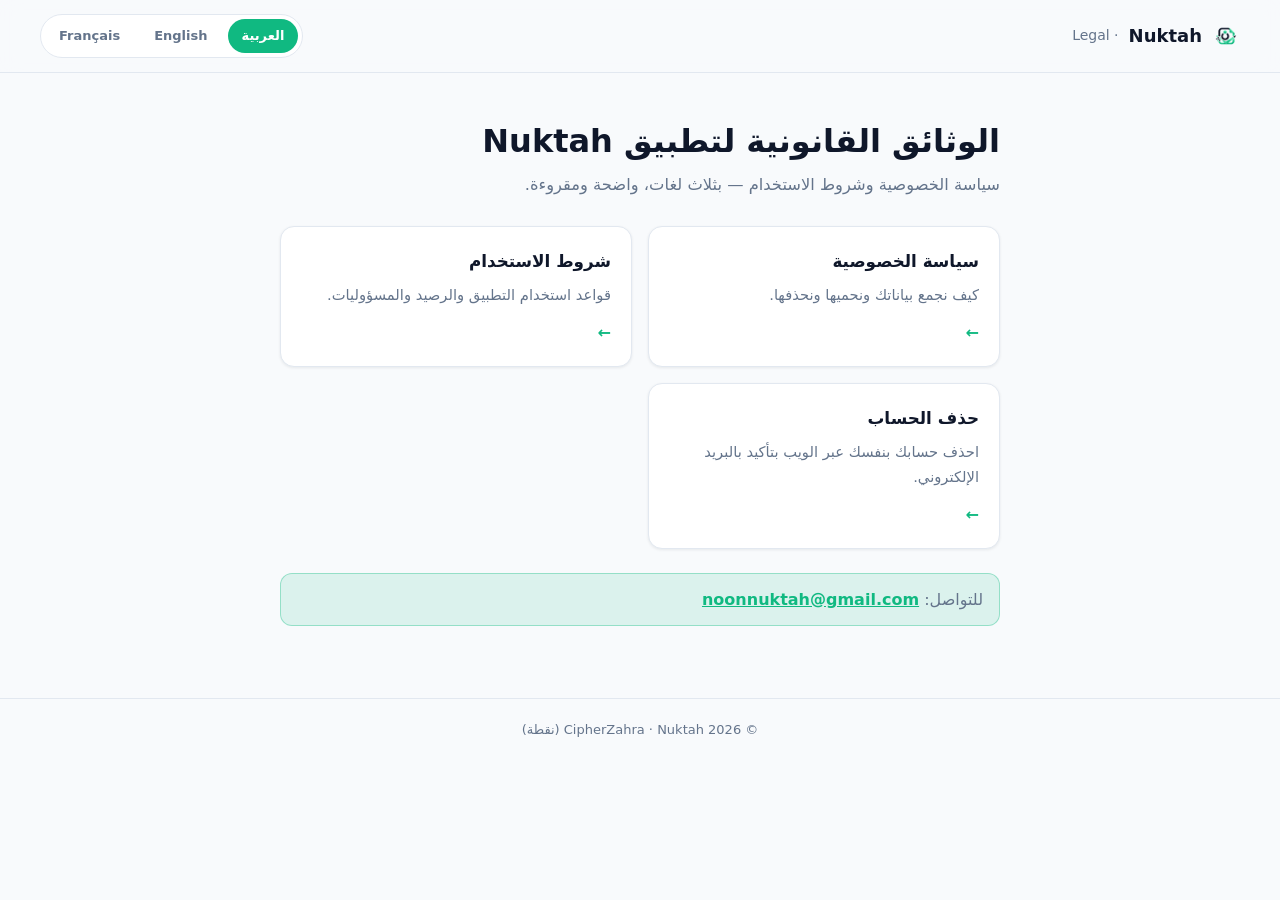
<file: index.html>
<!doctype html>
<html lang="ar" dir="ltr">
  <head>
    <meta charset="utf-8" />
    <meta name="viewport" content="width=device-width, initial-scale=1" />
    <title>Nuktah — Legal · الوثائق القانونية</title>
    <meta
      name="description"
      content="Privacy Policy and Terms of Use for the Nuktah app — سياسة الخصوصية وشروط الاستخدام لتطبيق Nuktah."
    />
    <link
      rel="icon"
      href="logo.png"
    />
    <link rel="stylesheet" href="styles.css" />
    <script>document.documentElement.className += ' js';</script>
    <script defer src="legal.js"></script>
  </head>
  <body>
    <header class="site-header">
      <a class="brand" href="./"><img class="logo" src="logo.png" alt="Nuktah" width="28" height="28" /> Nuktah <small>· Legal</small></a>
      <nav class="lang-switch" aria-label="Language">
        <button type="button" class="lang-btn" data-set-lang="ar">العربية</button>
        <button type="button" class="lang-btn" data-set-lang="en">English</button>
        <button type="button" class="lang-btn" data-set-lang="fr">Français</button>
      </nav>
    </header>

    <main>
      <article class="lang" data-lang="ar" dir="rtl">
        <h1>الوثائق القانونية لتطبيق Nuktah</h1>
        <p class="lead">سياسة الخصوصية وشروط الاستخدام — بثلاث لغات، واضحة ومقروءة.</p>
        <div class="cards two">
          <a class="card" href="privacy.html">
            <h2>سياسة الخصوصية</h2>
            <p>كيف نجمع بياناتك ونحميها ونحذفها.</p>
            <span class="arrow">←</span>
          </a>
          <a class="card" href="terms.html">
            <h2>شروط الاستخدام</h2>
            <p>قواعد استخدام التطبيق والرصيد والمسؤوليات.</p>
            <span class="arrow">←</span>
          </a>
          <a class="card" href="delete.html">
            <h2>حذف الحساب</h2>
            <p>احذف حسابك بنفسك عبر الويب بتأكيد بالبريد الإلكتروني.</p>
            <span class="arrow">←</span>
          </a>
        </div>
        <p class="contact">للتواصل: <a href="mailto:noonnuktah@gmail.com">noonnuktah@gmail.com</a></p>
      </article>

      <article class="lang" data-lang="en" dir="ltr">
        <h1>Legal documents for the Nuktah app</h1>
        <p class="lead">Privacy Policy and Terms of Use — in three languages, clear and readable.</p>
        <div class="cards two">
          <a class="card" href="privacy.html">
            <h2>Privacy Policy</h2>
            <p>How we collect, protect, and delete your data.</p>
            <span class="arrow">→</span>
          </a>
          <a class="card" href="terms.html">
            <h2>Terms of Use</h2>
            <p>Rules for using the app, credits, and responsibilities.</p>
            <span class="arrow">→</span>
          </a>
          <a class="card" href="delete.html">
            <h2>Delete account</h2>
            <p>Self-service web account deletion with email verification.</p>
            <span class="arrow">→</span>
          </a>
        </div>
        <p class="contact">Contact: <a href="mailto:noonnuktah@gmail.com">noonnuktah@gmail.com</a></p>
      </article>

      <article class="lang" data-lang="fr" dir="ltr">
        <h1>Documents juridiques de l’application Nuktah</h1>
        <p class="lead">
          Politique de confidentialité et conditions d’utilisation — en trois langues, claires et
          lisibles.
        </p>
        <div class="cards two">
          <a class="card" href="privacy.html">
            <h2>Politique de confidentialité</h2>
            <p>Comment nous collectons, protégeons et supprimons vos données.</p>
            <span class="arrow">→</span>
          </a>
          <a class="card" href="terms.html">
            <h2>Conditions d’utilisation</h2>
            <p>Règles d’utilisation, crédits et responsabilités.</p>
            <span class="arrow">→</span>
          </a>
          <a class="card" href="delete.html">
            <h2>Supprimer le compte</h2>
            <p>Suppression du compte en ligne, avec vérification par e-mail.</p>
            <span class="arrow">→</span>
          </a>
        </div>
        <p class="contact">Contact : <a href="mailto:noonnuktah@gmail.com">noonnuktah@gmail.com</a></p>
      </article>
    </main>

    <footer class="site-footer">© 2026 CipherZahra · Nuktah (نقطة)</footer>
  </body>
</html>
</file>
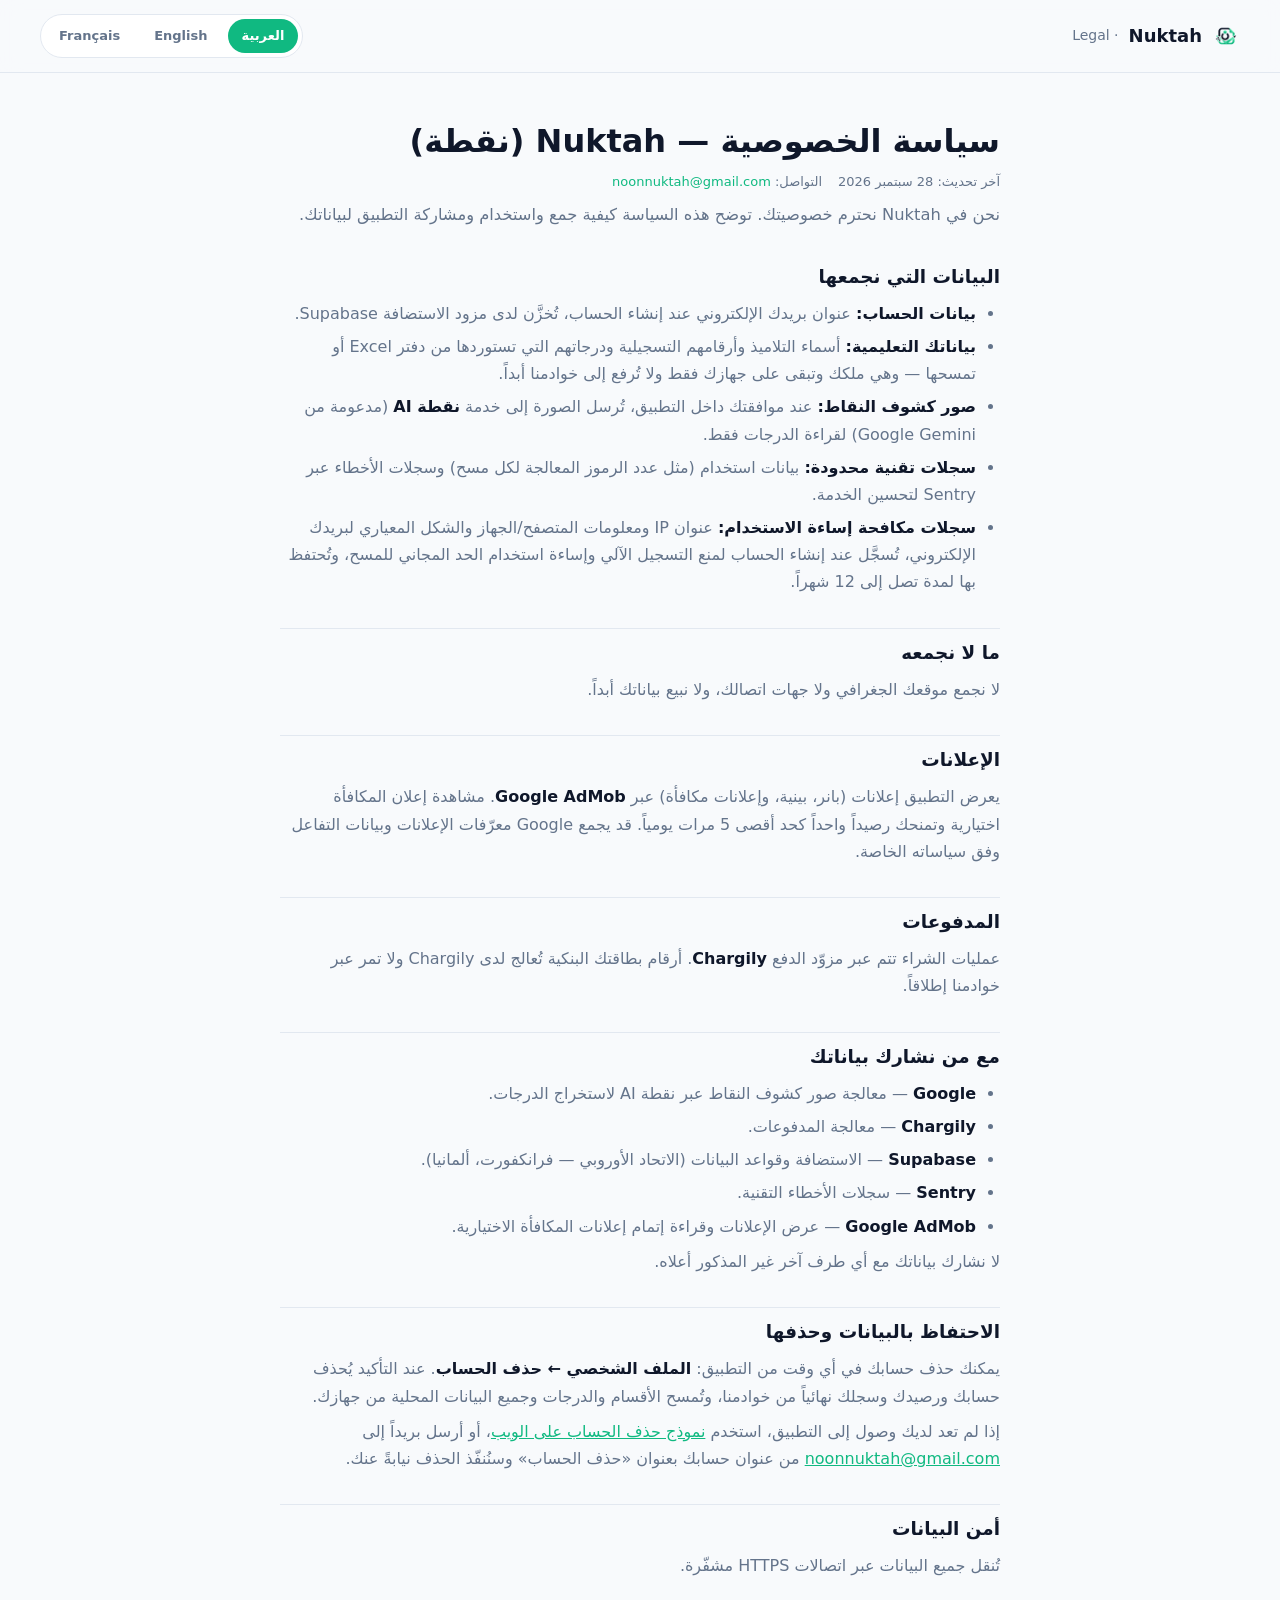
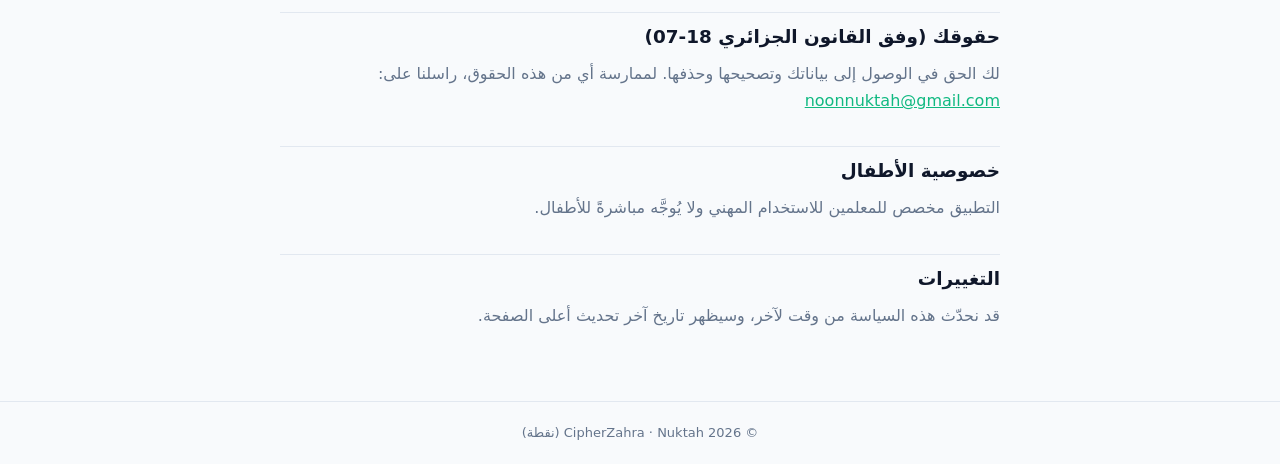
<file: privacy.html>
<!doctype html>
<html lang="ar" dir="ltr">
  <head>
    <meta charset="utf-8" />
    <meta name="viewport" content="width=device-width, initial-scale=1" />
    <title>Nuktah — سياسة الخصوصية / Privacy Policy</title>
    <meta
      name="description"
      content="Privacy Policy for the Nuktah app (Arabic, English, French) — سياسة خصوصية تطبيق Nuktah."
    />
    <link
      rel="icon"
      href="logo.png"
    />
    <link rel="stylesheet" href="styles.css" />
    <script>document.documentElement.className += ' js';</script>
    <script defer src="legal.js"></script>
  </head>
  <body>
    <header class="site-header">
      <a class="brand" href="./"><img class="logo" src="logo.png" alt="Nuktah" width="28" height="28" /> Nuktah <small>· Legal</small></a>
      <nav class="lang-switch" aria-label="Language">
        <button type="button" class="lang-btn" data-set-lang="ar">العربية</button>
        <button type="button" class="lang-btn" data-set-lang="en">English</button>
        <button type="button" class="lang-btn" data-set-lang="fr">Français</button>
      </nav>
    </header>

    <main>
      <article class="lang" data-lang="ar" dir="rtl">
        <h1>سياسة الخصوصية — Nuktah (نقطة)</h1>
        <p class="meta">
          <span>آخر تحديث: 28 سبتمبر 2026</span>
          <span>التواصل: <a href="mailto:noonnuktah@gmail.com">noonnuktah@gmail.com</a></span>
        </p>
        <p class="lead">
          نحن في Nuktah نحترم خصوصيتك. توضح هذه السياسة كيفية جمع واستخدام ومشاركة التطبيق
          لبياناتك.
        </p>

        <h2>البيانات التي نجمعها</h2>
        <ul>
          <li>
            <strong>بيانات الحساب:</strong> عنوان بريدك الإلكتروني عند إنشاء الحساب، تُخزَّن لدى
            مزود الاستضافة Supabase.
          </li>
          <li>
            <strong>بياناتك التعليمية:</strong> أسماء التلاميذ وأرقامهم التسجيلية ودرجاتهم التي
            تستوردها من دفتر Excel أو تمسحها — وهي ملكك وتبقى على جهازك فقط ولا تُرفع إلى
            خوادمنا أبداً.
          </li>
          <li>
            <strong>صور كشوف النقاط:</strong> عند موافقتك داخل التطبيق، تُرسل الصورة إلى خدمة
            <strong>نقطة AI</strong> (مدعومة من Google Gemini) لقراءة الدرجات فقط.
          </li>
          <li>
            <strong>سجلات تقنية محدودة:</strong> بيانات استخدام (مثل عدد الرموز المعالجة لكل مسح)
            وسجلات الأخطاء عبر Sentry لتحسين الخدمة.
          </li>
          <li>
            <strong>سجلات مكافحة إساءة الاستخدام:</strong> عنوان IP ومعلومات المتصفح/الجهاز والشكل
            المعياري لبريدك الإلكتروني، تُسجَّل عند إنشاء الحساب لمنع التسجيل الآلي وإساءة استخدام
            الحد المجاني للمسح، وتُحتفظ بها لمدة تصل إلى 12 شهراً.
          </li>
        </ul>

        <h2>ما لا نجمعه</h2>
        <p>لا نجمع موقعك الجغرافي ولا جهات اتصالك، ولا نبيع بياناتك أبداً.</p>

        <h2>الإعلانات</h2>
        <p>
          يعرض التطبيق إعلانات (بانر، بينية، وإعلانات مكافأة) عبر <strong>Google AdMob</strong>.
          مشاهدة إعلان المكافأة اختيارية وتمنحك رصيداً واحداً كحد أقصى 5 مرات يومياً. قد يجمع
          Google معرّفات الإعلانات وبيانات التفاعل وفق سياساته الخاصة.
        </p>

        <h2>المدفوعات</h2>
        <p>
          عمليات الشراء تتم عبر مزوّد الدفع <strong>Chargily</strong>. أرقام بطاقتك البنكية
          تُعالج لدى Chargily ولا تمر عبر خوادمنا إطلاقاً.
        </p>

        <h2>مع من نشارك بياناتك</h2>
        <ul>
          <li><strong>Google</strong> — معالجة صور كشوف النقاط عبر نقطة AI لاستخراج الدرجات.</li>
          <li><strong>Chargily</strong> — معالجة المدفوعات.</li>
          <li><strong>Supabase</strong> — الاستضافة وقواعد البيانات (الاتحاد الأوروبي — فرانكفورت، ألمانيا).</li>
          <li><strong>Sentry</strong> — سجلات الأخطاء التقنية.</li>
          <li><strong>Google AdMob</strong> — عرض الإعلانات وقراءة إتمام إعلانات المكافأة الاختيارية.</li>
        </ul>
        <p>لا نشارك بياناتك مع أي طرف آخر غير المذكور أعلاه.</p>

        <h2>الاحتفاظ بالبيانات وحذفها</h2>
        <p>
          يمكنك حذف حسابك في أي وقت من التطبيق: <strong>الملف الشخصي ← حذف الحساب</strong>. عند
          التأكيد يُحذف حسابك ورصيدك وسجلك نهائياً من خوادمنا، وتُمسح الأقسام والدرجات وجميع
          البيانات المحلية من جهازك.
        </p>
        <p>
          إذا لم تعد لديك وصول إلى التطبيق، استخدم
          <a href="delete.html">نموذج حذف الحساب على الويب</a>، أو أرسل بريداً إلى
          <a href="mailto:noonnuktah@gmail.com">noonnuktah@gmail.com</a> من عنوان حسابك بعنوان
          «حذف الحساب» وسنُنفّذ الحذف نيابةً عنك.
        </p>

        <h2>أمن البيانات</h2>
        <p>تُنقل جميع البيانات عبر اتصالات HTTPS مشفّرة.</p>

        <h2>حقوقك (وفق القانون الجزائري 18-07)</h2>
        <p>
          لك الحق في الوصول إلى بياناتك وتصحيحها وحذفها. لممارسة أي من هذه الحقوق، راسلنا على:
          <a href="mailto:noonnuktah@gmail.com">noonnuktah@gmail.com</a>
        </p>

        <h2>خصوصية الأطفال</h2>
        <p>التطبيق مخصص للمعلمين للاستخدام المهني ولا يُوجَّه مباشرةً للأطفال.</p>

        <h2>التغييرات</h2>
        <p>قد نحدّث هذه السياسة من وقت لآخر، وسيظهر تاريخ آخر تحديث أعلى الصفحة.</p>
      </article>

      <article class="lang" data-lang="en" dir="ltr">
        <h1>Privacy Policy — Nuktah</h1>
        <p class="meta">
          <span>Last updated: September 28, 2026</span>
          <span>Contact: <a href="mailto:noonnuktah@gmail.com">noonnuktah@gmail.com</a></span>
        </p>
        <p class="lead">
          We respect your privacy. This policy explains how the Nuktah app collects, uses, and
          shares your data.
        </p>

        <h2>Data we collect</h2>
        <ul>
          <li>
            <strong>Account data:</strong> your email address when you create an account, stored
            with our hosting provider Supabase.
          </li>
          <li>
            <strong>Your educational data:</strong> student names, IDs, and grades that you import
            from an Excel workbook or scan — this belongs to you, stays on your device, and is
            never uploaded to our servers.
          </li>
          <li>
            <strong>Grade-sheet photos:</strong> when you agree in-app, the photo is sent to
            <strong>Nuktah AI</strong> (powered by Google Gemini) solely to read grades.
          </li>
          <li>
            <strong>Limited technical logs:</strong> usage data (such as tokens processed per scan)
            and error logs via Sentry to improve the service.
          </li>
          <li>
            <strong>Anti-abuse records:</strong> IP address, browser/device information, and a
            normalized form of your email, recorded at account creation to prevent automated
            sign-ups and free-scan quota abuse, retained for up to 12 months.
          </li>
        </ul>

        <h2>What we do not collect</h2>
        <p>We do not collect your location or contacts, and we never sell your data.</p>

        <h2>Advertising</h2>
        <p>
          The app shows ads (banner, interstitial, and rewarded) through
          <strong>Google AdMob</strong>. Watching a rewarded ad is optional and grants you 1
          credit, up to 5 times per day. Google may collect advertising identifiers and
          interaction data under its own policies.
        </p>

        <h2>Payments</h2>
        <p>
          Purchases are processed by the payment provider <strong>Chargily</strong>. Your card
          number is handled by Chargily and never passes through our servers.
        </p>

        <h2>Who we share data with</h2>
        <ul>
          <li><strong>Google</strong> — processes grade-sheet photos through Nuktah AI to extract grades.</li>
          <li><strong>Chargily</strong> — processes payments.</li>
          <li><strong>Supabase</strong> — hosting and database (European Union — Frankfurt, Germany).</li>
          <li><strong>Sentry</strong> — technical error logs.</li>
          <li><strong>Google AdMob</strong> — serves ads and reads optional rewarded-ad completions.</li>
        </ul>
        <p>We do not share your data with anyone else beyond the providers listed above.</p>

        <h2>Retention and deletion</h2>
        <p>
          You can delete your account at any time in the app: <strong>Profile → Delete account</strong>.
          On confirmation, your account, credits, and history are permanently removed from our
          servers, and classes, grades, and all local data are cleared from your device.
        </p>
        <p>
          If you no longer have access to the app, use the
          <a href="delete.html">web account-deletion form</a>, or email
          <a href="mailto:noonnuktah@gmail.com">noonnuktah@gmail.com</a> from the address on your
          account with the subject "Delete account" and we will complete the deletion for you.
        </p>

        <h2>Security</h2>
        <p>All data is transmitted over encrypted HTTPS connections.</p>

        <h2>Your rights (Algerian Law 18-07)</h2>
        <p>
          You have the right to access, correct, and delete your data. To exercise any of these
          rights, email: <a href="mailto:noonnuktah@gmail.com">noonnuktah@gmail.com</a>
        </p>

        <h2>Children's privacy</h2>
        <p>The app is intended for professional use by teachers and is not directed at children.</p>

        <h2>Changes</h2>
        <p>
          We may update this policy from time to time; the last-updated date appears at the top of
          this page.
        </p>
      </article>

      <article class="lang" data-lang="fr" dir="ltr">
        <h1>Politique de confidentialité — Nuktah</h1>
        <p class="meta">
          <span>Dernière mise à jour : 28 septembre 2026</span>
          <span>Contact : <a href="mailto:noonnuktah@gmail.com">noonnuktah@gmail.com</a></span>
        </p>
        <p class="lead">
          Nous respectons votre vie privée. Cette politique explique comment l’application Nuktah
          collecte, utilise et partage vos données.
        </p>

        <h2>Données que nous collectons</h2>
        <ul>
          <li>
            <strong>Données de compte :</strong> votre adresse e-mail lors de la création du compte,
            stockée auprès de notre hébergeur Supabase.
          </li>
          <li>
            <strong>Vos données pédagogiques :</strong> noms, matricules et notes des élèves que
            vous importez depuis un classeur Excel ou que vous scannez — elles vous appartiennent,
            restent sur votre appareil et ne sont jamais téléversées sur nos serveurs.
          </li>
          <li>
            <strong>Photos des feuilles de notes :</strong> avec votre accord dans l’application, la
            photo est envoyée à <strong>Nuktah AI</strong> (propulsé par Google Gemini) uniquement
            pour lire les notes.
          </li>
          <li>
            <strong>Journaux techniques limités :</strong> données d’utilisation (telles que le
            nombre de jetons traités par scan) et journaux d’erreurs via Sentry pour améliorer le
            service.
          </li>
          <li>
            <strong>Registres anti-abus :</strong> adresse IP, informations navigateur/appareil et
            forme normalisée de votre e-mail, enregistrées à la création du compte pour empêcher
            les inscriptions automatisées et l’abus du quota gratuit, conservées jusqu’à 12 mois.
          </li>
        </ul>

        <h2>Ce que nous ne collectons pas</h2>
        <p>Nous ne collectons ni votre position ni vos contacts, et nous ne vendons jamais vos données.</p>

        <h2>Publicité</h2>
        <p>
          L’application affiche des publicités (bannière, interstitielle et récompense) via
          <strong>Google AdMob</strong>. Le visionnage d’une publicité récompense est facultatif et
          vous accorde 1 crédit, jusqu’à 5 fois par jour. Google peut collecter des identifiants
          publicitaires et des données d’interaction selon ses propres politiques.
        </p>

        <h2>Paiements</h2>
        <p>
          Les achats sont traités par le prestataire de paiement <strong>Chargily</strong>. Votre
          numéro de carte est traité par Chargily et ne transite jamais par nos serveurs.
        </p>

        <h2>Avec qui nous partageons vos données</h2>
        <ul>
          <li><strong>Google</strong> — traite les photos des feuilles de notes via Nuktah AI pour extraire les notes.</li>
          <li><strong>Chargily</strong> — traite les paiements.</li>
          <li><strong>Supabase</strong> — hébergement et base de données (Union européenne — Francfort, Allemagne).</li>
          <li><strong>Sentry</strong> — journaux d’erreurs techniques.</li>
          <li><strong>Google AdMob</strong> — diffuse les publicités et lit les récompenses facultatives.</li>
        </ul>
        <p>Nous ne partageons vos données avec aucun autre prestataire que ceux ci-dessus.</p>

        <h2>Conservation et suppression</h2>
        <p>
          Vous pouvez supprimer votre compte à tout moment dans l’application :
          <strong>Profil → Supprimer le compte</strong>. Une fois confirmée, votre compte, vos
          crédits et votre historique sont définitivement supprimés de nos serveurs, et classes,
          notes et toutes les données locales sont effacées de votre appareil.
        </p>
        <p>
          Si vous n’avez plus accès à l’application, utilisez le
          <a href="delete.html">formulaire de suppression en ligne</a>, ou écrivez à
          <a href="mailto:noonnuktah@gmail.com">noonnuktah@gmail.com</a> depuis l’adresse de votre
          compte avec l’objet « Supprimer le compte » et nous effectuerons la suppression pour vous.
        </p>

        <h2>Sécurité</h2>
        <p>Toutes les données sont transmises via des connexions HTTPS chiffrées.</p>

        <h2>Vos droits (loi algérienne 18-07)</h2>
        <p>
          Vous avez le droit d’accéder à vos données, de les corriger et de les supprimer. Pour
          exercer ces droits : <a href="mailto:noonnuktah@gmail.com">noonnuktah@gmail.com</a>
        </p>

        <h2>Confidentialité des enfants</h2>
        <p>
          L’application est destinée à un usage professionnel par les enseignants et ne s’adresse
          pas directement aux enfants.
        </p>

        <h2>Modifications</h2>
        <p>
          Nous pouvons mettre à jour cette politique de temps à autre ; la date de dernière mise à
          jour figure en haut de la page.
        </p>
      </article>
    </main>

    <footer class="site-footer">© 2026 CipherZahra · Nuktah (نقطة)</footer>
  </body>
</html>
</file>
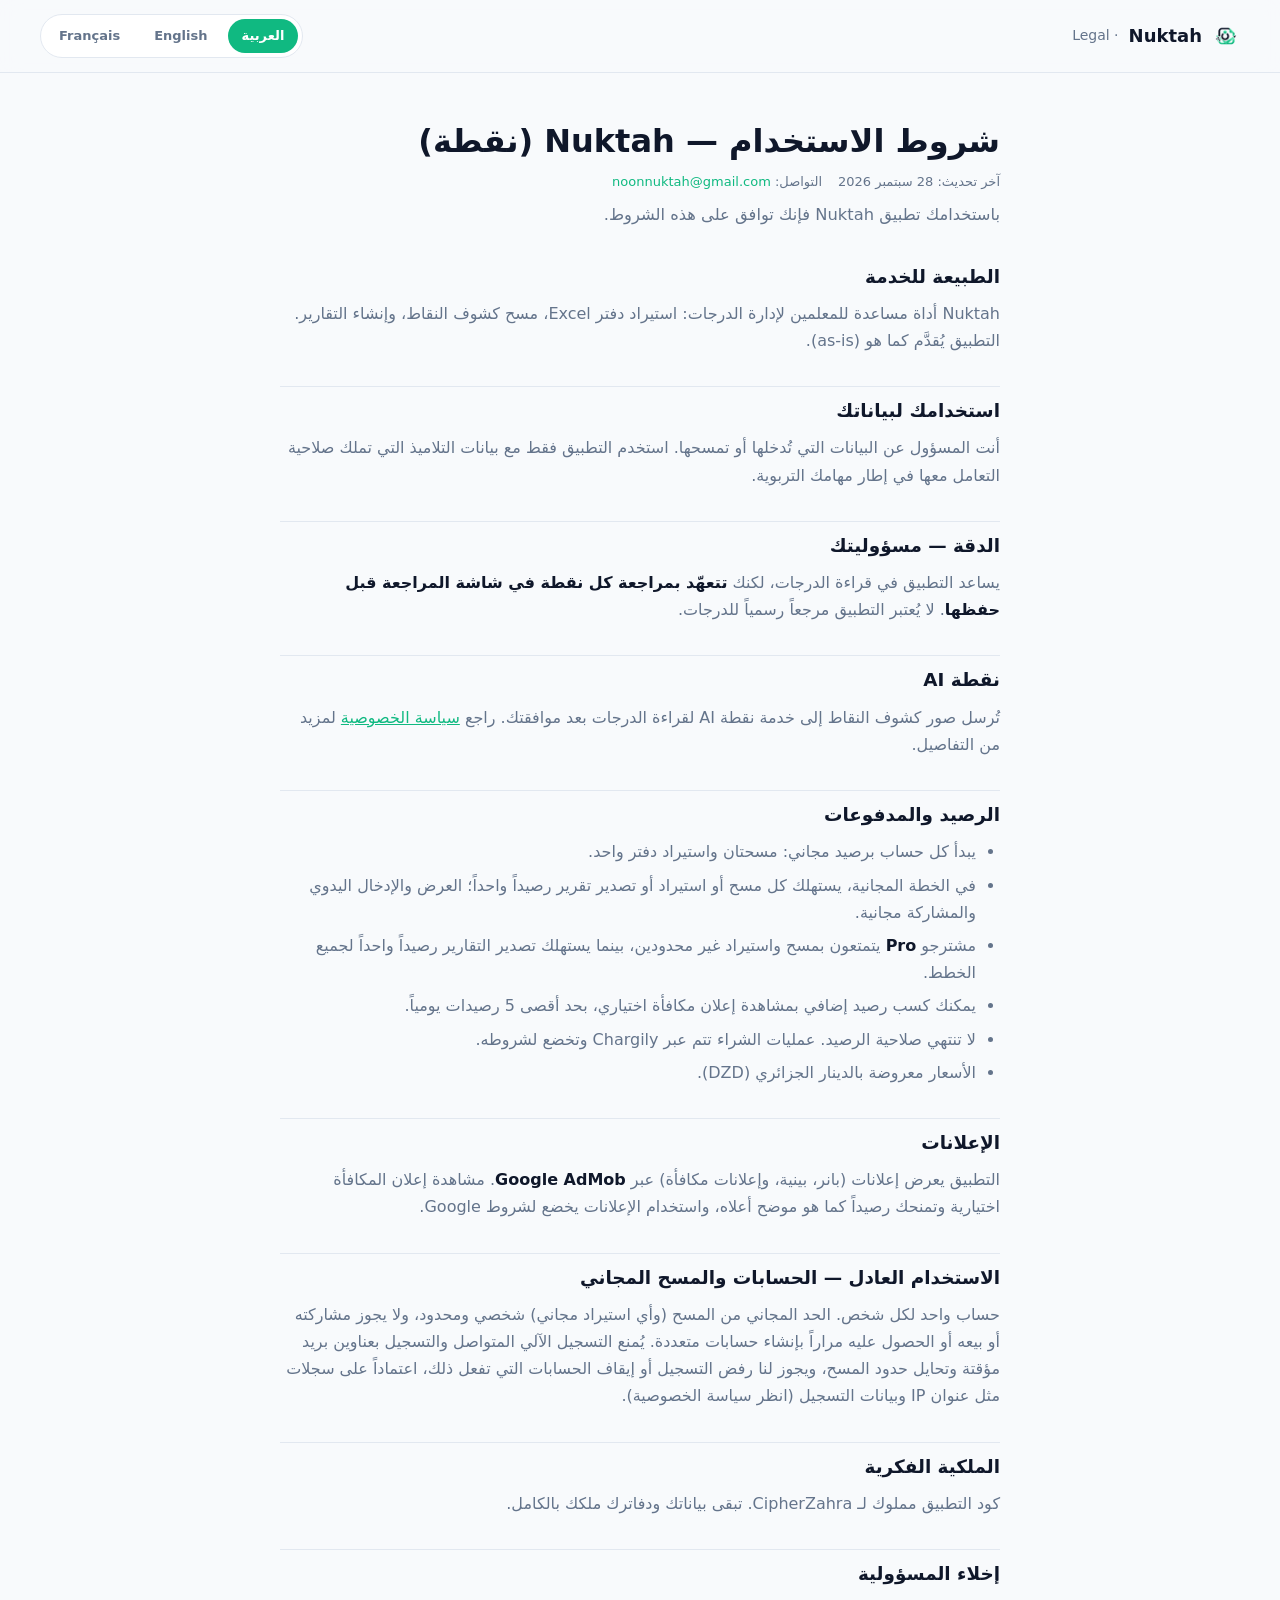
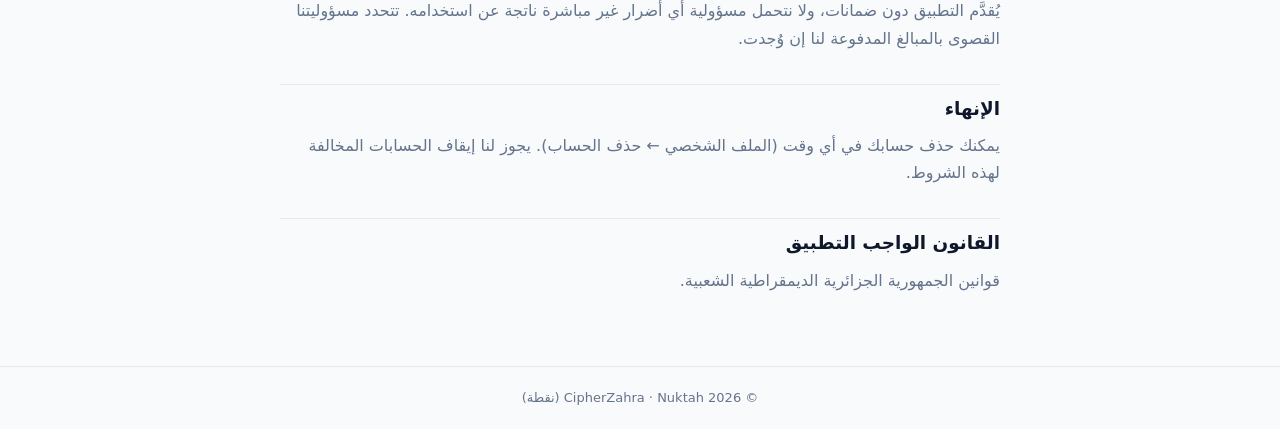
<file: terms.html>
<!doctype html>
<html lang="ar" dir="ltr">
  <head>
    <meta charset="utf-8" />
    <meta name="viewport" content="width=device-width, initial-scale=1" />
    <title>Nuktah — شروط الاستخدام / Terms of Use</title>
    <meta
      name="description"
      content="Terms of Use for the Nuktah app (Arabic, English, French) — شروط استخدام تطبيق Nuktah."
    />
    <link
      rel="icon"
      href="logo.png"
    />
    <link rel="stylesheet" href="styles.css" />
    <script>document.documentElement.className += ' js';</script>
    <script defer src="legal.js"></script>
  </head>
  <body>
    <header class="site-header">
      <a class="brand" href="./"><img class="logo" src="logo.png" alt="Nuktah" width="28" height="28" /> Nuktah <small>· Legal</small></a>
      <nav class="lang-switch" aria-label="Language">
        <button type="button" class="lang-btn" data-set-lang="ar">العربية</button>
        <button type="button" class="lang-btn" data-set-lang="en">English</button>
        <button type="button" class="lang-btn" data-set-lang="fr">Français</button>
      </nav>
    </header>

    <main>
      <article class="lang" data-lang="ar" dir="rtl">
        <h1>شروط الاستخدام — Nuktah (نقطة)</h1>
        <p class="meta">
          <span>آخر تحديث: 28 سبتمبر 2026</span>
          <span>التواصل: <a href="mailto:noonnuktah@gmail.com">noonnuktah@gmail.com</a></span>
        </p>
        <p class="lead">باستخدامك تطبيق Nuktah فإنك توافق على هذه الشروط.</p>

        <h2>الطبيعة للخدمة</h2>
        <p>
          Nuktah أداة مساعدة للمعلمين لإدارة الدرجات: استيراد دفتر Excel، مسح كشوف النقاط، وإنشاء
          التقارير. التطبيق يُقدَّم كما هو (as-is).
        </p>

        <h2>استخدامك لبياناتك</h2>
        <p>
          أنت المسؤول عن البيانات التي تُدخلها أو تمسحها. استخدم التطبيق فقط مع بيانات التلاميذ
          التي تملك صلاحية التعامل معها في إطار مهامك التربوية.
        </p>

        <h2>الدقة — مسؤوليتك</h2>
        <p>
          يساعد التطبيق في قراءة الدرجات، لكنك <strong>تتعهّد بمراجعة كل نقطة في شاشة المراجعة قبل
          حفظها</strong>. لا يُعتبر التطبيق مرجعاً رسمياً للدرجات.
        </p>

        <h2>نقطة AI</h2>
        <p>
          تُرسل صور كشوف النقاط إلى خدمة نقطة AI لقراءة الدرجات بعد موافقتك. راجع
          <a href="privacy.html">سياسة الخصوصية</a> لمزيد من التفاصيل.
        </p>

        <h2>الرصيد والمدفوعات</h2>
        <ul>
          <li>يبدأ كل حساب برصيد مجاني: مسحتان واستيراد دفتر واحد.</li>
          <li>في الخطة المجانية، يستهلك كل مسح أو استيراد أو تصدير تقرير رصيداً واحداً؛ العرض والإدخال اليدوي والمشاركة مجانية.</li>
          <li>مشترجو <strong>Pro</strong> يتمتعون بمسح واستيراد غير محدودين، بينما يستهلك تصدير التقارير رصيداً واحداً لجميع الخطط.</li>
          <li>يمكنك كسب رصيد إضافي بمشاهدة إعلان مكافأة اختياري، بحد أقصى 5 رصيدات يومياً.</li>
          <li>لا تنتهي صلاحية الرصيد. عمليات الشراء تتم عبر Chargily وتخضع لشروطه.</li>
          <li>الأسعار معروضة بالدينار الجزائري (DZD).</li>
        </ul>

        <h2>الإعلانات</h2>
        <p>
          التطبيق يعرض إعلانات (بانر، بينية، وإعلانات مكافأة) عبر <strong>Google AdMob</strong>.
          مشاهدة إعلان المكافأة اختيارية وتمنحك رصيداً كما هو موضح أعلاه، واستخدام الإعلانات
          يخضع لشروط Google.
        </p>

        <h2>الاستخدام العادل — الحسابات والمسح المجاني</h2>
        <p>
          حساب واحد لكل شخص. الحد المجاني من المسح (وأي استيراد مجاني) شخصي ومحدود، ولا يجوز
          مشاركته أو بيعه أو الحصول عليه مراراً بإنشاء حسابات متعددة. يُمنع التسجيل الآلي المتواصل
          والتسجيل بعناوين بريد مؤقتة وتحايل حدود المسح، ويجوز لنا رفض التسجيل أو إيقاف الحسابات
          التي تفعل ذلك، اعتماداً على سجلات مثل عنوان IP وبيانات التسجيل (انظر سياسة الخصوصية).
        </p>

        <h2>الملكية الفكرية</h2>
        <p>كود التطبيق مملوك لـ CipherZahra. تبقى بياناتك ودفاترك ملكك بالكامل.</p>

        <h2>إخلاء المسؤولية</h2>
        <p>
          يُقدَّم التطبيق دون ضمانات، ولا نتحمل مسؤولية أي أضرار غير مباشرة ناتجة عن استخدامه.
          تتحدد مسؤوليتنا القصوى بالمبالغ المدفوعة لنا إن وُجدت.
        </p>

        <h2>الإنهاء</h2>
        <p>
          يمكنك حذف حسابك في أي وقت (الملف الشخصي ← حذف الحساب). يجوز لنا إيقاف الحسابات المخالفة
          لهذه الشروط.
        </p>

        <h2>القانون الواجب التطبيق</h2>
        <p>قوانين الجمهورية الجزائرية الديمقراطية الشعبية.</p>
      </article>

      <article class="lang" data-lang="en" dir="ltr">
        <h1>Terms of Use — Nuktah</h1>
        <p class="meta">
          <span>Last updated: September 28, 2026</span>
          <span>Contact: <a href="mailto:noonnuktah@gmail.com">noonnuktah@gmail.com</a></span>
        </p>
        <p class="lead">By using the Nuktah app you agree to these terms.</p>

        <h2>About the service</h2>
        <p>
          Nuktah is a teacher’s grade-management assistant: import an Excel workbook, scan grade
          sheets, and generate reports. The app is provided “as-is”.
        </p>

        <h2>Your use of data</h2>
        <p>
          You are responsible for the data you enter or scan. Use the app only with student data
          you are authorized to handle in your professional role.
        </p>

        <h2>Accuracy — your responsibility</h2>
        <p>
          The app helps read grades, but you
          <strong>must review every grade on the review screen before saving</strong>. The app is
          not an official grade record.
        </p>

        <h2>Nuktah AI</h2>
        <p>
          Grade-sheet photos are sent to the Nuktah AI service to read grades after your consent.
          See the <a href="privacy.html">Privacy Policy</a> for details.
        </p>

        <h2>Credits and payments</h2>
        <ul>
          <li>Every account starts with free credit: 2 scans and 1 workbook import.</li>
          <li>On the free plan, each scan, import, or report export uses 1 credit; viewing, manual entry, and sharing are free.</li>
          <li><strong>Pro</strong> subscribers get unlimited scans and imports, while report exports use 1 credit on every plan.</li>
          <li>You can earn extra credit by watching an optional rewarded ad, up to 5 credits per day.</li>
          <li>Credits never expire. Purchases are processed via Chargily and subject to its terms.</li>
          <li>Prices are shown in Algerian dinar (DZD).</li>
        </ul>

        <h2>Advertising</h2>
        <p>
          The app shows ads (banner, interstitial, and rewarded) through
          <strong>Google AdMob</strong>. Watching a rewarded ad is optional and grants credit as
          described above; ad use is subject to Google’s terms.
        </p>

        <h2>Fair use — accounts and free scans</h2>
        <p>
          One account per person. The free scan quota (and any free import) is personal and
          limited; it may not be shared, sold, or obtained repeatedly by creating multiple
          accounts. Automated bulk sign-ups, disposable-email registrations, and circumventing
          the scan limits are prohibited; we may refuse sign-ups or suspend accounts that do so,
          using records such as IP address and signup metadata (see the Privacy Policy).
        </p>

        <h2>Intellectual property</h2>
        <p>The app’s code is owned by CipherZahra. Your data and workbooks remain entirely yours.</p>

        <h2>Disclaimer</h2>
        <p>
          The app is provided without warranties; we are not liable for indirect damages arising
          from its use. Our maximum liability is limited to amounts paid to us, if any.
        </p>

        <h2>Termination</h2>
        <p>
          You may delete your account at any time (Profile → Delete account). We may suspend
          accounts that violate these terms.
        </p>

        <h2>Governing law</h2>
        <p>The laws of the People’s Democratic Republic of Algeria.</p>
      </article>

      <article class="lang" data-lang="fr" dir="ltr">
        <h1>Conditions d’utilisation — Nuktah</h1>
        <p class="meta">
          <span>Dernière mise à jour : 28 septembre 2026</span>
          <span>Contact : <a href="mailto:noonnuktah@gmail.com">noonnuktah@gmail.com</a></span>
        </p>
        <p class="lead">En utilisant l’application Nuktah, vous acceptez ces conditions.</p>

        <h2>Nature du service</h2>
        <p>
          Nuktah est un assistant de gestion des notes pour enseignants : import d’un classeur
          Excel, scan de feuilles de notes et génération de rapports. L’application est fournie « en
          l’état ».
        </p>

        <h2>Votre utilisation des données</h2>
        <p>
          Vous êtes responsable des données que vous saisissez ou scannez. N’utilisez l’application
          qu’avec les données des élèves que vous êtes autorisé à traiter dans le cadre de vos
          fonctions.
        </p>

        <h2>Exactitude — votre responsabilité</h2>
        <p>
          L’application aide à lire les notes, mais vous
          <strong>devez vérifier chaque note sur l’écran de révision avant l’enregistrement</strong>.
          L’application ne constitue pas un relevé officiel des notes.
        </p>

        <h2>Nuktah AI</h2>
        <p>
          Les photos des feuilles de notes sont envoyées au service Nuktah AI pour lecture des notes
          après votre consentement. Voir la <a href="privacy.html">politique de confidentialité</a>
          pour plus de détails.
        </p>

        <h2>Crédits et paiements</h2>
        <ul>
          <li>Chaque compte commence avec du crédit gratuit : 2 scans et 1 import de classeur.</li>
          <li>Sur le plan gratuit, chaque scan, import ou export de rapport utilise 1 crédit ; la consultation, la saisie manuelle et le partage sont gratuits.</li>
          <li>Les abonnés <strong>Pro</strong> bénéficient de scans et d’imports illimités, tandis que l’export de rapports utilise 1 crédit sur tous les plans.</li>
          <li>Vous pouvez gagner des crédits supplémentaires en regardant une publicité récompense facultative, jusqu’à 5 crédits par jour.</li>
          <li>Les crédits n’expirent jamais. Les achats sont traités via Chargily et soumis à ses conditions.</li>
          <li>Les prix sont affichés en dinar algérien (DZD).</li>
        </ul>

        <h2>Publicité</h2>
        <p>
          L’application affiche des publicités (bannière, interstitielle et récompense) via
          <strong>Google AdMob</strong>. Le visionnage d’une publicité récompense est facultatif et
          donne des crédits comme décrit ci-dessus ; l’utilisation des publicités est soumise aux
          conditions de Google.
        </p>

        <h2>Usage équitable — comptes et scans gratuits</h2>
        <p>
          Un compte par personne. Le quota de scans gratuits (et tout import gratuit) est personnel
          et limité ; il ne peut être partagé, vendu, ni obtenu plusieurs fois en créant plusieurs
          comptes. Les inscriptions automatisées en masse, les inscriptions avec des adresses
          jetables et tout contournement des limites de scan sont interdits ; nous pouvons refuser
          des inscriptions ou suspendre des comptes qui y ont recours, à l’aide de registres tels
          que l’adresse IP et les données d’inscription (voir la politique de confidentialité).
        </p>

        <h2>Propriété intellectuelle</h2>
        <p>Le code de l’application appartient à CipherZahra. Vos données et classeurs restent entièrement les vôtres.</p>

        <h2>Disclaimer</h2>
        <p>
          L’application est fournie sans garantie ; nous ne sommes pas responsables des dommages
          indirects résultant de son utilisation. Notre responsabilité est limitée aux montants
          éventuellement payés.
        </p>

        <h2>Résiliation</h2>
        <p>
          Vous pouvez supprimer votre compte à tout moment (Profil → Supprimer le compte). Nous
          pouvons suspendre les comptes violant ces conditions.
        </p>

        <h2>Droit applicable</h2>
        <p>Les lois de la République Algérienne Démocratique et Populaire.</p>
      </article>
    </main>

    <footer class="site-footer">© 2026 CipherZahra · Nuktah (نقطة)</footer>
  </body>
</html>
</file>
<file: styles.css>
:root {
  --bg: #f8fafc;
  --card: #ffffff;
  --text: #0f172a;
  --muted: #64748b;
  --border: #e2e8f0;
  --accent: #10b981;
  --accent-soft: rgba(16, 185, 129, 0.12);
  --on-accent: #ffffff;
  --shadow: 0 1px 3px rgba(15, 23, 42, 0.08);
}

@media (prefers-color-scheme: dark) {
  :root {
    --bg: #0b1220;
    --card: #111827;
    --text: #e2e8f0;
    --muted: #94a3b8;
    --border: #1f2937;
    --accent-soft: rgba(16, 185, 129, 0.16);
    --shadow: 0 1px 3px rgba(0, 0, 0, 0.4);
  }
}

* {
  box-sizing: border-box;
}

html {
  scroll-behavior: smooth;
}

body {
  margin: 0;
  background: var(--bg);
  color: var(--text);
  font-family: system-ui, -apple-system, 'Segoe UI', Roboto, 'Noto Sans Arabic', Tahoma, Arial,
    sans-serif;
  line-height: 1.7;
  -webkit-font-smoothing: antialiased;
}

.site-header {
  position: sticky;
  top: 0;
  z-index: 10;
  display: flex;
  align-items: center;
  justify-content: space-between;
  gap: 12px;
  flex-wrap: wrap;
  padding: 14px clamp(16px, 5vw, 40px);
  background: color-mix(in srgb, var(--bg) 85%, transparent);
  backdrop-filter: blur(10px);
  border-bottom: 1px solid var(--border);
}

.brand {
  display: inline-flex;
  align-items: center;
  gap: 10px;
  font-weight: 700;
  font-size: 18px;
  color: var(--text);
  text-decoration: none;
}

.brand .logo {
  width: 28px;
  height: 28px;
  border-radius: 8px;
  object-fit: contain;
  flex: none;
}

.brand small {
  font-weight: 500;
  color: var(--muted);
  font-size: 14px;
}

.lang-switch {
  display: inline-flex;
  gap: 6px;
  background: var(--card);
  border: 1px solid var(--border);
  border-radius: 999px;
  padding: 4px;
}

.lang-btn {
  border: 0;
  background: transparent;
  color: var(--muted);
  font: inherit;
  font-size: 13px;
  font-weight: 600;
  padding: 6px 14px;
  border-radius: 999px;
  cursor: pointer;
}

.lang-btn.active {
  background: var(--accent);
  color: var(--on-accent);
}

main {
  max-width: 800px;
  margin: 0 auto;
  padding: clamp(24px, 5vw, 48px) clamp(16px, 5vw, 40px) 64px;
}

html.js .lang {
  display: none;
}

html.js .lang.active {
  display: block;
}

.lang + .lang {
  border-top: 1px dashed var(--border);
  margin-top: 32px;
  padding-top: 32px;
}

h1 {
  font-size: clamp(1.5rem, 4vw, 2rem);
  line-height: 1.3;
  margin: 0 0 8px;
}

h2 {
  font-size: 1.15rem;
  margin: 32px 0 8px;
  padding-top: 8px;
  border-top: 1px solid var(--border);
}

h2:first-of-type {
  border-top: 0;
  padding-top: 0;
}

p {
  margin: 8px 0;
  color: var(--muted);
}

.lead,
h1 + p {
  color: var(--muted);
  font-size: 1.02rem;
}

.meta {
  font-size: 13px;
  color: var(--muted);
  display: flex;
  gap: 16px;
  flex-wrap: wrap;
  margin-bottom: 4px;
}

.meta a {
  color: var(--accent);
  text-decoration: none;
}

.meta a:hover {
  text-decoration: underline;
}

strong {
  color: var(--text);
}

ul {
  margin: 8px 0;
  padding-inline-start: 24px;
  color: var(--muted);
}

li {
  margin: 6px 0;
}

a {
  color: var(--accent);
}

.cards {
  display: grid;
  gap: 16px;
  margin-top: 28px;
}

@media (min-width: 560px) {
  .cards.two {
    grid-template-columns: 1fr 1fr;
  }
}

.card {
  display: block;
  background: var(--card);
  border: 1px solid var(--border);
  border-radius: 14px;
  padding: 20px;
  box-shadow: var(--shadow);
  text-decoration: none;
  color: inherit;
  transition: transform 0.15s ease, border-color 0.15s ease;
}

.card:hover {
  transform: translateY(-2px);
  border-color: var(--accent);
}

.card h2 {
  margin: 0 0 6px;
  padding: 0;
  border: 0;
  font-size: 1.05rem;
}

.card p {
  margin: 0;
  font-size: 0.92rem;
}

.card .arrow {
  display: inline-block;
  margin-top: 12px;
  color: var(--accent);
  font-weight: 700;
}

.contact {
  background: var(--accent-soft);
  border: 1px solid color-mix(in srgb, var(--accent) 35%, transparent);
  border-radius: 12px;
  padding: 12px 16px;
  margin-top: 24px;
}

.contact a {
  font-weight: 600;
}

.site-footer {
  border-top: 1px solid var(--border);
  padding: 20px clamp(16px, 5vw, 40px);
  text-align: center;
  color: var(--muted);
  font-size: 13px;
}

.site-footer a {
  color: var(--muted);
}

/* ─── Account-deletion wizard (delete.html) ─── */
.wizard {
  background: var(--card);
  border: 1px solid var(--border);
  border-radius: 14px;
  padding: 22px 22px 26px;
  margin-top: 28px;
  box-shadow: var(--shadow);
}

.wstep[hidden] {
  display: none;
}

.wlabel {
  display: block;
  font-size: 13px;
  font-weight: 600;
  color: var(--muted);
  margin-bottom: 6px;
}

.winput {
  width: 100%;
  padding: 11px 14px;
  border: 1px solid var(--border);
  border-radius: 10px;
  background: var(--bg);
  color: var(--text);
  font: inherit;
  font-size: 15px;
  margin-bottom: 12px;
}

.winput:focus {
  outline: 2px solid color-mix(in srgb, var(--accent) 55%, transparent);
  border-color: var(--accent);
}

.wbtn {
  display: block;
  width: 100%;
  padding: 11px 16px;
  border-radius: 10px;
  border: 1px solid var(--border);
  background: var(--card);
  color: var(--text);
  font: inherit;
  font-weight: 700;
  font-size: 14px;
  cursor: pointer;
  margin-top: 8px;
}

.wbtn:disabled {
  opacity: 0.55;
  cursor: not-allowed;
}

.wbtn-primary {
  background: var(--accent);
  border-color: var(--accent);
  color: var(--on-accent);
}

.wbtn-danger {
  background: #ef4444;
  border-color: #ef4444;
  color: #ffffff;
}

.wbtn-ghost {
  background: transparent;
}

.werror {
  color: #ef4444;
  font-size: 13px;
  margin: 8px 0 0;
}

.wsuccess {
  color: var(--accent);
  font-weight: 700;
  font-size: 1rem;
  margin: 0;
}

.wcode-row {
  display: flex;
  gap: 8px;
}

.wcode-row .winput {
  flex: 1;
  margin-bottom: 0;
}

.wcode-row .wbtn {
  width: auto;
  white-space: nowrap;
  margin-top: 0;
}

.tw {
  display: flex;
  justify-content: center;
  min-height: 65px;
  margin: 4px 0 10px;
}

@media print {
  .site-header,
  .lang-switch {
    display: none;
  }

  body {
    background: #fff;
    color: #000;
  }
}
</file>
